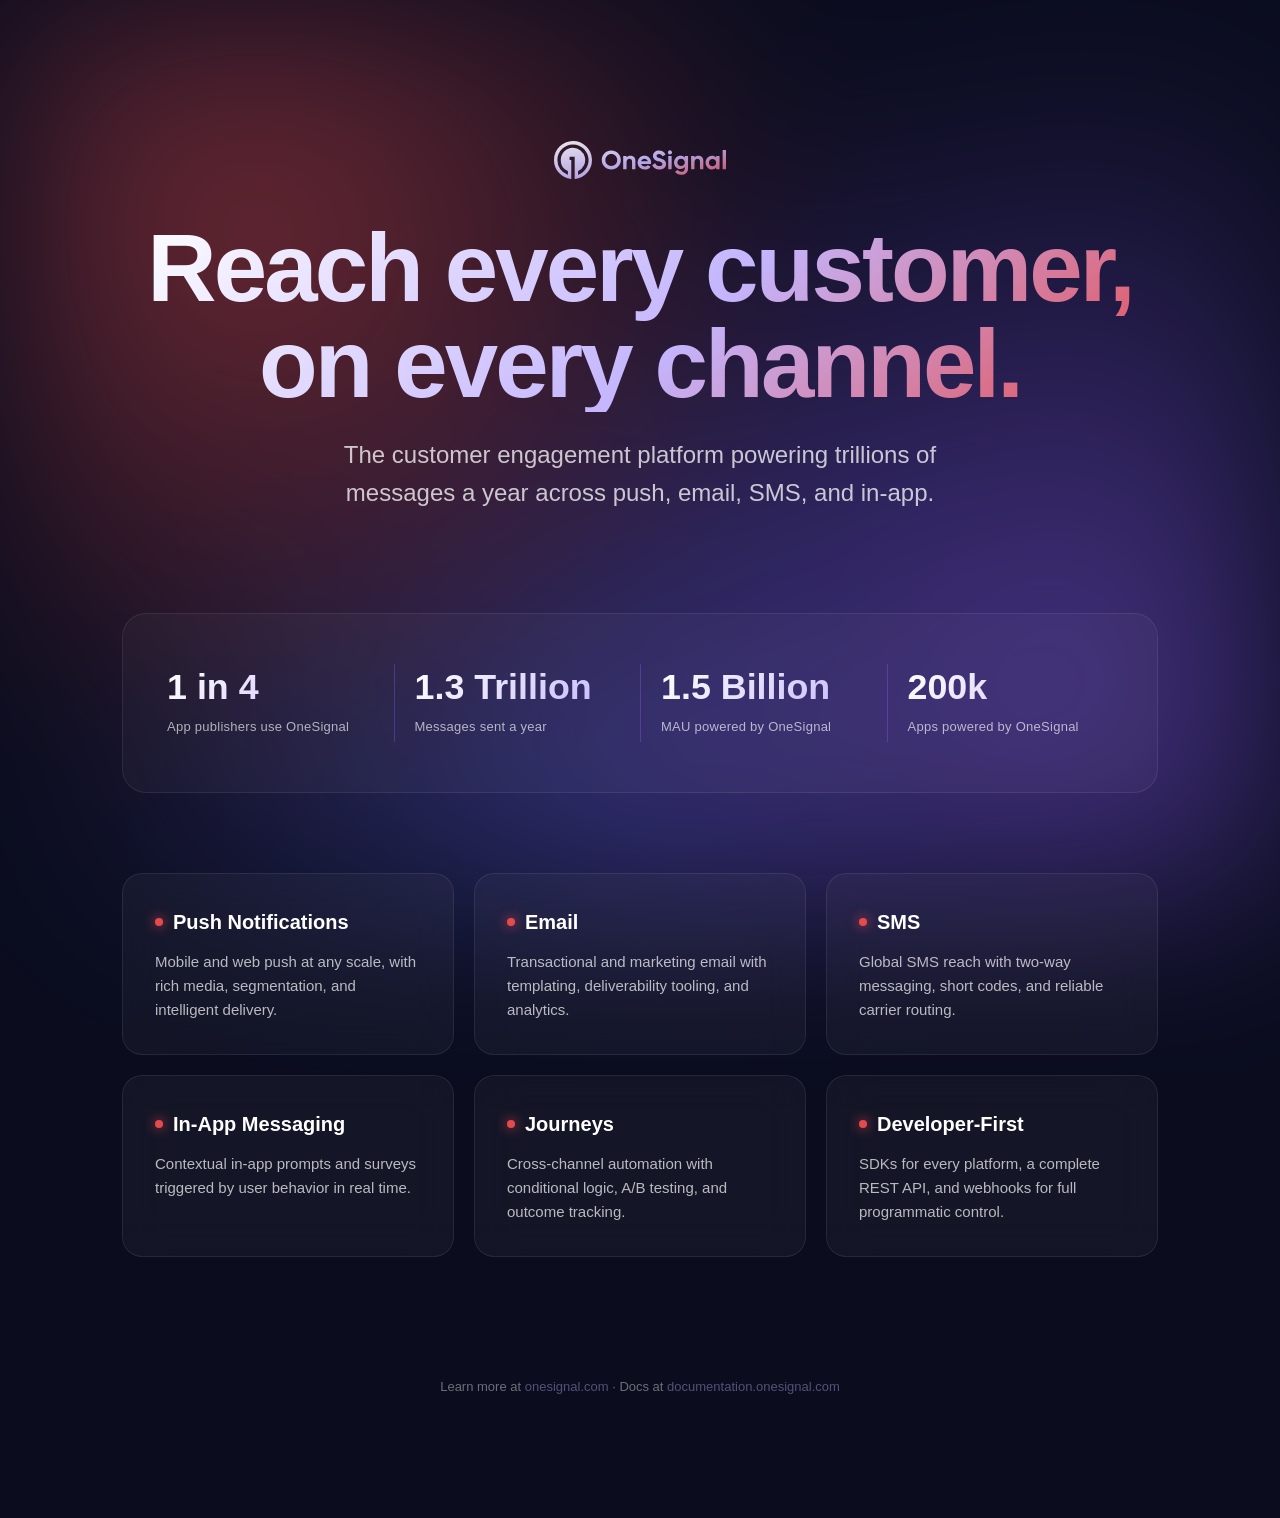
<file: index.html>
<!doctype html>
<html lang=en>

<head>
  <meta charset=utf-8>
  <title>OneSignal - Web SDK with Custom Code</title>
  <meta name=viewport content="width=device-width,initial-scale=1">
  <link rel=stylesheet href=styles.css>
  <link rel="icon" type="image/svg+xml" href="favicon.svg">

  <!-- OneSignal Web SDK initialisation -->

  <script src="https://cdn.onesignal.com/sdks/web/v16/OneSignalSDK.page.js" defer></script>

  <script>
    window.OneSignalDeferred = window.OneSignalDeferred || [];
    OneSignalDeferred.push(async function (OneSignal) {
      await OneSignal.init({
        appId: "209ed145-8242-4226-b54c-dc53950851f7",
        safari_web_id: "web.onesignal.auto.2b0cd0f2-3d64-4a96-b6d2-c215d89cc9e7",
        serviceWorkerPath: "web-sdk-custom-code/onesignal-worker.js",
        serviceWorkerUpdaterPath: "web-sdk-custom-code/onesignal-updater-worker.js",
        serviceWorkerParam: {
          scope: "/web-sdk-custom-code/"
        }
      });

      console.log(await navigator.serviceWorker.getRegistrations());
      console.log("Permission:", OneSignal.Notifications.permission);
      console.log("Opted In:", OneSignal.User.PushSubscription.optedIn);
      console.log("Subscription ID:", OneSignal.User.PushSubscription.id);
    });
  </script>

  <!-- Customer-related Notification code

  <script>
    let notification
    document.addEventListener("visibilitychange", (e) => {
      var date = new Date();
      const tabChangeTime = localStorage.getItem("tabChange") > 0 ? localStorage.getItem("tabChange") : 0
      if (document.visibilityState === "hidden" && ((date.getTime() - tabChangeTime) > (1000 * 60 * 1)) || !localStorage.getItem("tabChange")) {
        sendLocalPush()
      } else { if (notification) { notification.close(); } }
    })
    function sendLocalPush() {
      var date = new Date();
      localStorage.setItem("tabChange", date.getTime());
      notification = new Notification("Reach every customer!", {
        body: "Continue exploring what you can achieve on our website. 🚀",
        icon: "https://marclucraft.github.io/web-sdk-custom-code/os-icon.png"
      })
    }
  </script> -->

</head>

<body>
  <div class=bg></div>
  <div class=wrap>
    <header>
      <div class=logo><svg class="logo-white" width="172" height="40" xmlns="http://www.w3.org/2000/svg" fill="none"
          viewBox="0 0 172 40">
          <defs>
            <linearGradient id="logoGrad" x1="0%" y1="0%" x2="100%" y2="100%">
              <stop offset="0%" stop-color="#ffffff" />
              <stop offset="55%" stop-color="#c4b5fd" />
              <stop offset="100%" stop-color="#e54b4d" />
            </linearGradient>
          </defs>
          <path fill="url(#logoGrad)"
            d="M18.948 1.064C8.473 1.085-.06 9.684 0 20.158a18.984 18.984 0 0 0 17.056 18.777.217.217 0 0 0 .221-.13.222.222 0 0 0 .019-.088V20.049H15.82a.218.218 0 0 1-.219-.218v-2.946a.218.218 0 0 1 .219-.219h4.63a.218.218 0 0 1 .218.219v21.832a.218.218 0 0 0 .24.218 18.984 18.984 0 0 0-1.961-37.87Zm5.395 33.642a.218.218 0 0 1-.291-.206v-3.116a.327.327 0 0 1 .187-.296 12.227 12.227 0 0 0-5.445-23.266c-6.494.1-11.823 5.337-12.03 11.829a12.24 12.24 0 0 0 6.967 11.437.327.327 0 0 1 .188.296V34.5a.219.219 0 0 1-.292.206A15.63 15.63 0 0 1 3.383 19.905c.074-8.476 7-15.396 15.478-15.458 8.662-.07 15.726 6.956 15.726 15.602 0 6.723-4.27 12.466-10.244 14.657Zm39.69-7.957c-1.85 1.843-4.102 2.764-6.756 2.762-2.653-.001-4.9-.922-6.74-2.762-1.84-1.84-2.76-4.097-2.76-6.77 0-2.672.92-4.926 2.762-6.764 1.84-1.844 4.087-2.767 6.74-2.767 2.654 0 4.905.921 6.754 2.763 1.85 1.843 2.775 4.098 2.775 6.764 0 2.667-.924 4.925-2.775 6.774Zm-10.97-2.462c1.135 1.126 2.54 1.69 4.216 1.69 1.676 0 3.081-.564 4.216-1.69 1.135-1.126 1.702-2.562 1.702-4.307 0-1.746-.567-3.186-1.702-4.32-1.135-1.134-2.54-1.701-4.216-1.703-1.676-.001-3.08.566-4.215 1.702-1.135 1.136-1.703 2.576-1.703 4.32 0 1.745.568 3.18 1.703 4.308Zm23.408-8.602c1.431 0 2.614.48 3.548 1.44.934.96 1.401 2.287 1.401 3.98v7.82a.217.217 0 0 1-.218.218h-2.946a.22.22 0 0 1-.218-.217v-7.402c0-.873-.236-1.54-.707-2.003-.472-.463-1.1-.694-1.886-.694-.873 0-1.57.27-2.095.811-.523.542-.785 1.353-.785 2.436v6.852a.219.219 0 0 1-.218.218h-2.946a.218.218 0 0 1-.218-.218V16.269a.218.218 0 0 1 .219-.218h2.945a.218.218 0 0 1 .218.218v1.248c.825-1.221 2.127-1.832 3.906-1.832Zm10.685 8.3c.453 1.641 1.684 2.462 3.692 2.462 1.221 0 2.161-.39 2.821-1.171a.217.217 0 0 1 .273-.045l2.353 1.358a.219.219 0 0 1 .068.316c-1.287 1.737-3.142 2.605-5.564 2.605-2.165 0-3.902-.654-5.211-1.963-1.31-1.31-1.964-2.96-1.964-4.95 0-1.972.646-3.617 1.938-4.936 1.291-1.318 2.949-1.977 4.971-1.976 1.921 0 3.505.663 4.753 1.99 1.248 1.326 1.872 2.967 1.872 4.922a7.708 7.708 0 0 1-.1 1.2.22.22 0 0 1-.218.183l-9.684.005Zm-.053-2.618h6.678c-.193-.89-.59-1.554-1.192-1.99a3.423 3.423 0 0 0-2.056-.655c-.907 0-1.658.231-2.252.694-.593.462-.986 1.113-1.178 1.95Zm18.304 8.143c-1.818 0-3.346-.405-4.582-1.217a6.49 6.49 0 0 1-2.553-3.139.22.22 0 0 1 .094-.266l2.713-1.587a.221.221 0 0 1 .178-.018.223.223 0 0 1 .132.12c.741 1.715 2.115 2.573 4.124 2.573 1.012 0 1.753-.182 2.225-.546a1.683 1.683 0 0 0 .707-1.388c0-.645-.288-1.147-.864-1.505-.576-.359-1.606-.747-3.09-1.166a18.669 18.669 0 0 1-2.082-.733 8.89 8.89 0 0 1-1.702-.982 3.995 3.995 0 0 1-1.296-1.558 5.11 5.11 0 0 1-.445-2.2c0-1.656.589-2.979 1.767-3.966 1.179-.988 2.597-1.481 4.256-1.48 1.483 0 2.788.364 3.914 1.091a7.259 7.259 0 0 1 2.539 2.837.22.22 0 0 1 .015.161.221.221 0 0 1-.101.127l-2.657 1.535a.22.22 0 0 1-.247-.02.22.22 0 0 1-.055-.068c-.738-1.435-1.873-2.152-3.408-2.153-.751 0-1.34.17-1.768.51a1.618 1.618 0 0 0-.641 1.322 1.67 1.67 0 0 0 .183.79c.126.245.311.455.537.61.48.36 1.401.749 2.762 1.166.559.176.982.311 1.27.406.288.095.681.243 1.179.445.399.154.785.342 1.152.563.324.216.634.452.929.707.316.259.586.568.799.917a5.25 5.25 0 0 1 .668 2.592c0 1.694-.615 3.04-1.847 4.037-1.23.997-2.832 1.492-4.805 1.484Zm10.527-15.026a2.1 2.1 0 0 1-2.073-2.073 2.033 2.033 0 0 1 .616-1.466 1.962 1.962 0 0 1 1.453-.628 1.99 1.99 0 0 1 1.479.628 2.036 2.036 0 0 1 .62 1.466 1.996 1.996 0 0 1-.615 1.453 2.012 2.012 0 0 1-1.48.62Zm-1.676 14.446V16.274a.218.218 0 0 1 .219-.219h2.946a.22.22 0 0 1 .218.219V28.93a.218.218 0 0 1-.218.218h-2.946a.217.217 0 0 1-.156-.065.215.215 0 0 1-.063-.157v.004Zm16.715-12.878h2.863a.219.219 0 0 1 .219.218v12.246c0 2.025-.668 3.57-2.005 4.635-1.336 1.064-2.946 1.597-4.831 1.597-1.414 0-2.657-.27-3.73-.812a5.663 5.663 0 0 1-2.367-2.193.221.221 0 0 1 .081-.298l2.503-1.433a.219.219 0 0 1 .293.073c.676 1.1 1.785 1.65 3.325 1.652 1.065 0 1.901-.28 2.51-.838.607-.559.913-1.353.917-2.383v-1.419c-.996 1.328-2.393 1.991-4.191 1.99-1.85 0-3.399-.65-4.647-1.95-1.247-1.3-1.871-2.885-1.873-4.753 0-1.849.629-3.429 1.886-4.74 1.258-1.31 2.803-1.965 4.634-1.963 1.798 0 3.195.663 4.191 1.99V16.27a.223.223 0 0 1 .065-.156.224.224 0 0 1 .157-.062Zm-6.516 8.916c.689.672 1.567 1.009 2.632 1.008 1.066 0 1.943-.337 2.631-1.008.69-.67 1.035-1.53 1.035-2.58 0-1.029-.345-1.88-1.035-2.553-.69-.672-1.567-1.009-2.631-1.008-1.065 0-1.943.336-2.632 1.008-.688.672-1.033 1.523-1.035 2.553 0 1.048.345 1.908 1.035 2.58Zm19.939-9.283c1.432 0 2.614.48 3.549 1.44.934.96 1.4 2.287 1.4 3.98v7.82a.217.217 0 0 1-.218.219h-2.946a.22.22 0 0 1-.218-.218v-7.402c0-.873-.236-1.54-.706-2.003-.472-.463-1.1-.694-1.886-.694-.873 0-1.571.27-2.095.811-.524.542-.786 1.353-.786 2.436v6.852a.222.222 0 0 1-.063.154.22.22 0 0 1-.155.064h-2.946a.22.22 0 0 1-.218-.218V16.269a.218.218 0 0 1 .218-.218h2.946a.22.22 0 0 1 .155.064c.04.041.063.097.063.154v1.248c.824-1.221 2.126-1.832 3.906-1.832Zm17.997.366h2.946c.058 0 .113.023.154.064a.216.216 0 0 1 .065.154v12.657a.215.215 0 0 1-.065.154.218.218 0 0 1-.154.064h-2.946a.218.218 0 0 1-.218-.218v-1.327c-1.012 1.276-2.435 1.913-4.268 1.911-1.746 0-3.243-.667-4.491-2.003-1.248-1.335-1.872-2.972-1.872-4.91 0-1.937.624-3.574 1.872-4.91 1.248-1.335 2.745-2.002 4.491-2.002 1.833 0 3.256.637 4.268 1.911V16.27a.218.218 0 0 1 .218-.218Zm-6.45 9.204c.681.691 1.545 1.036 2.593 1.035 1.047-.002 1.915-.347 2.605-1.035.689-.688 1.034-1.575 1.034-2.658s-.345-1.969-1.034-2.657c-.69-.69-1.558-1.034-2.605-1.035-1.048 0-1.912.344-2.593 1.035-.681.69-1.021 1.577-1.021 2.657 0 1.081.34 1.967 1.021 2.658Zm12.674 3.67V10.247a.218.218 0 0 1 .218-.219h2.946a.219.219 0 0 1 .219.218v18.68a.218.218 0 0 1-.219.218h-2.946a.218.218 0 0 1-.218-.219Z">
          </path>
        </svg></div>
      <h1>Reach every customer, on every channel.</h1>
      <p class=tag>The customer engagement platform powering trillions of messages a year across push, email, SMS,
        and
        in-app.</p>
    </header>
    <div class=stats>
      <div class=stat>
        <div class=n>1 in 4</div>
        <div class=l>App publishers use OneSignal</div>
      </div>
      <div class=stat>
        <div class=n>1.3 Trillion</div>
        <div class=l>Messages sent a year</div>
      </div>
      <div class=stat>
        <div class=n>1.5 Billion</div>
        <div class=l>MAU powered by OneSignal</div>
      </div>
      <div class=stat>
        <div class=n>200k</div>
        <div class=l>Apps powered by OneSignal</div>
      </div>
    </div>
    <div class=grid>
      <div class=card>
        <h3><span class=dot></span>Push Notifications</h3>
        <p>Mobile and web push at any scale, with rich media, segmentation, and intelligent delivery.</p>
      </div>
      <div class=card>
        <h3><span class=dot></span>Email</h3>
        <p>Transactional and marketing email with templating, deliverability tooling, and analytics.</p>
      </div>
      <div class=card>
        <h3><span class=dot></span>SMS</h3>
        <p>Global SMS reach with two-way messaging, short codes, and reliable carrier routing.</p>
      </div>
      <div class=card>
        <h3><span class=dot></span>In-App Messaging</h3>
        <p>Contextual in-app prompts and surveys triggered by user behavior in real time.</p>
      </div>
      <div class=card>
        <h3><span class=dot></span>Journeys</h3>
        <p>Cross-channel automation with conditional logic, A/B testing, and outcome tracking.</p>
      </div>
      <div class=card>
        <h3><span class=dot></span>Developer-First</h3>
        <p>SDKs for every platform, a complete REST API, and webhooks for full programmatic control.</p>
      </div>
    </div>
    <footer>Learn more at <a href="https://onesignal.com" target="_blank">onesignal.com</a> &middot; Docs at <a
        href="https://documentation.onesignal.com" target="_blank">documentation.onesignal.com</a></footer>
  </div>
</body>

</html>
</file>
